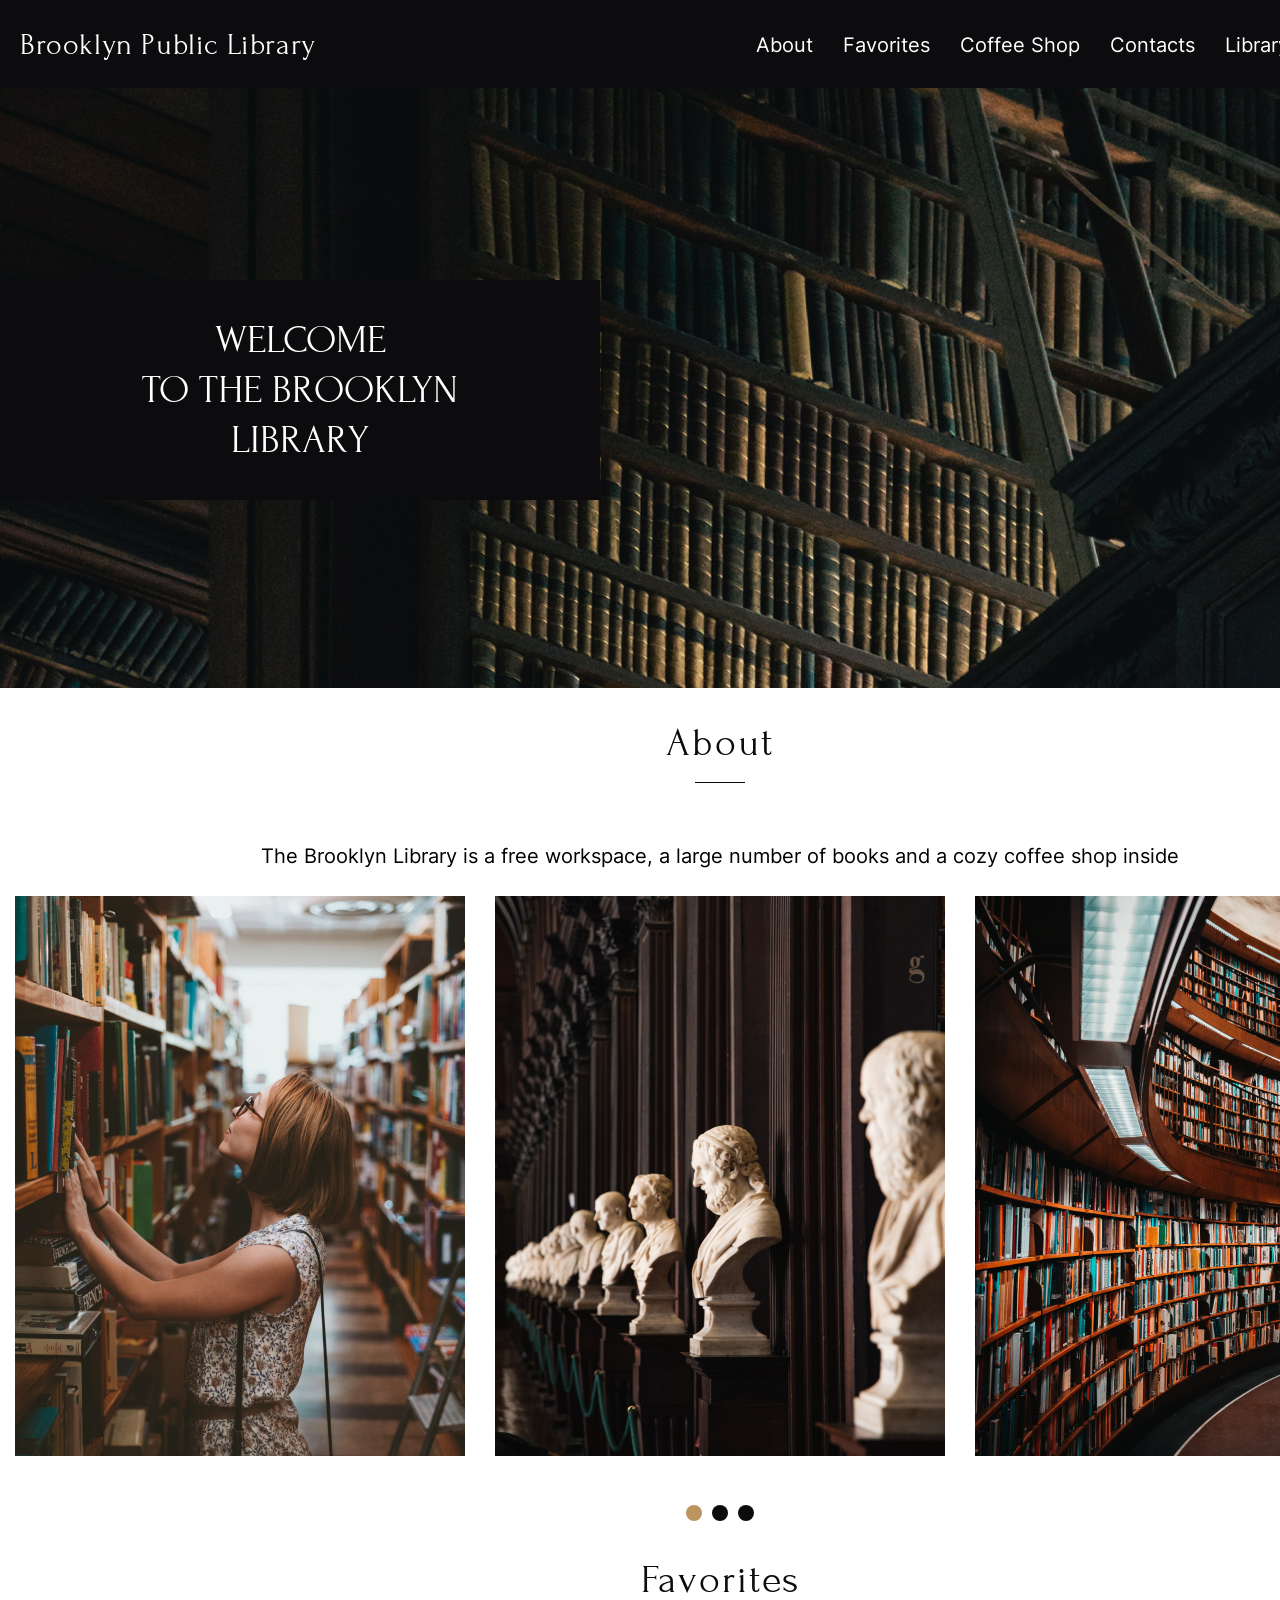
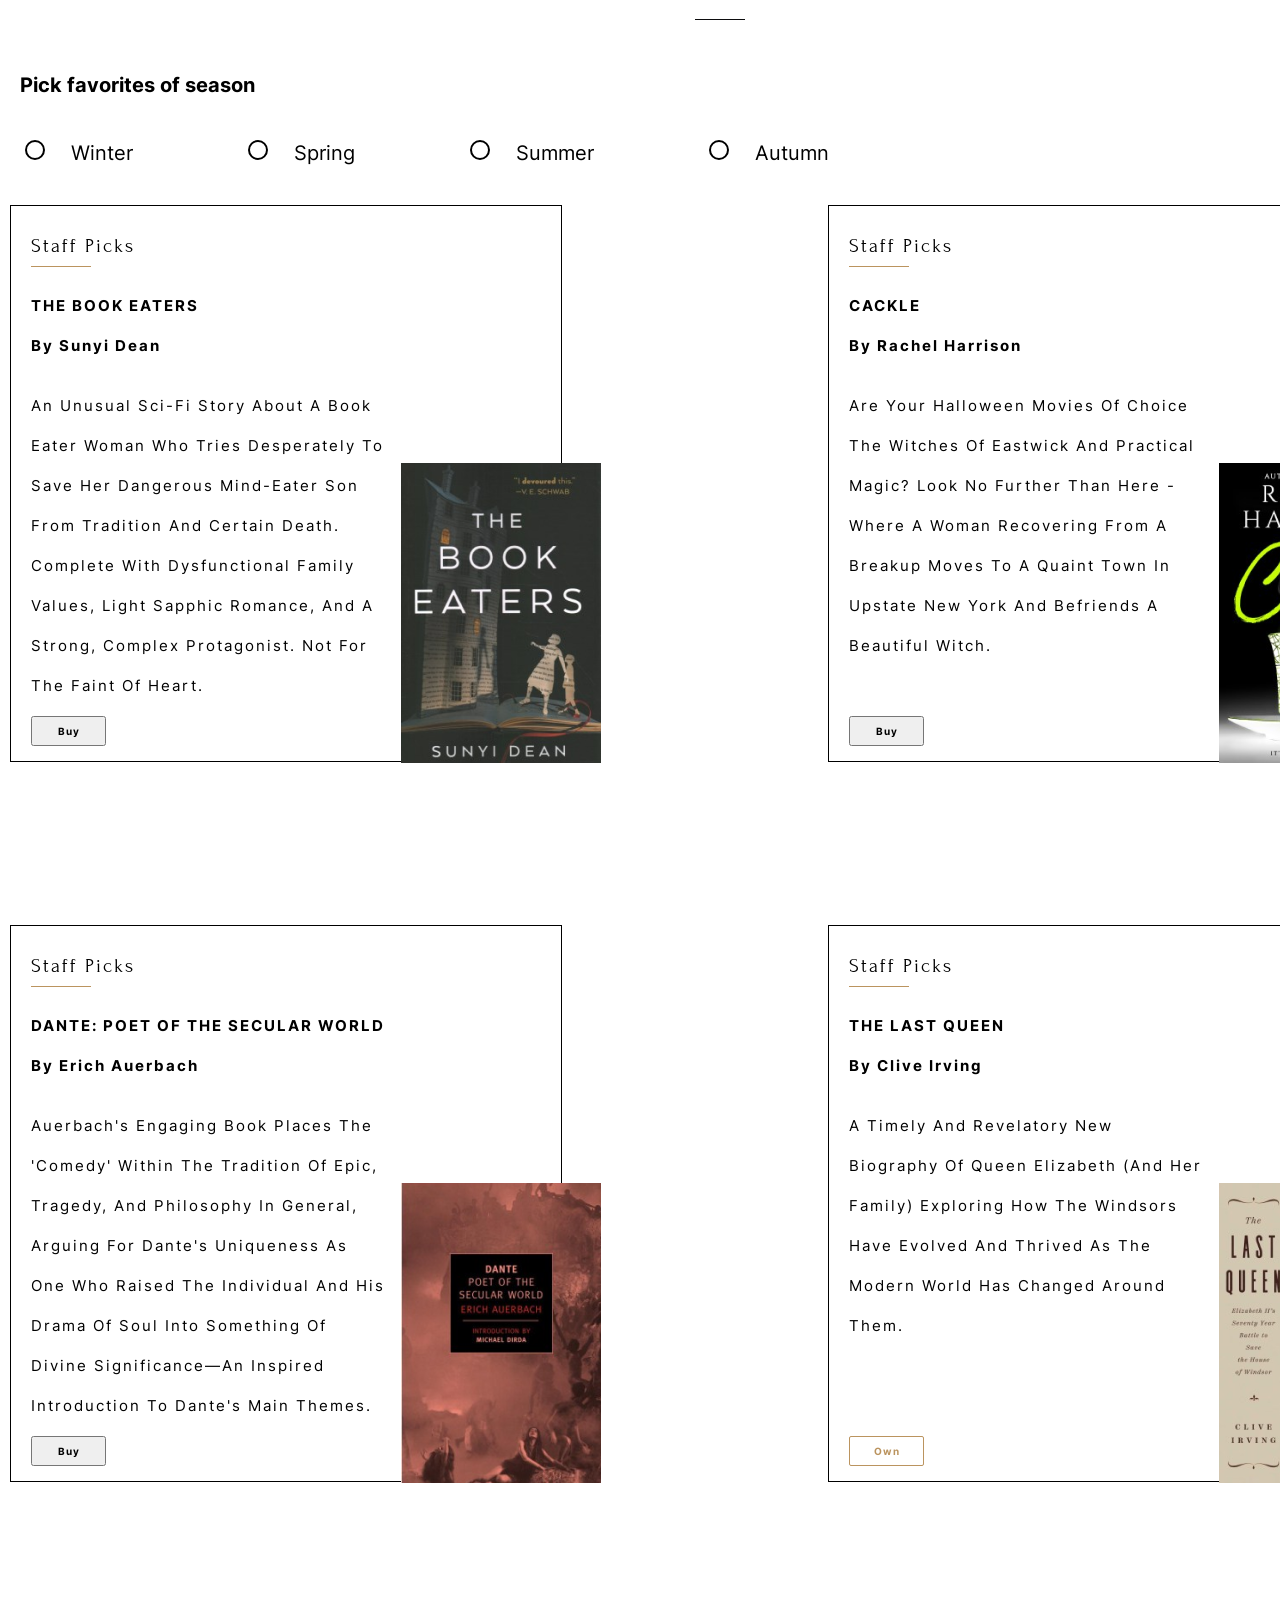
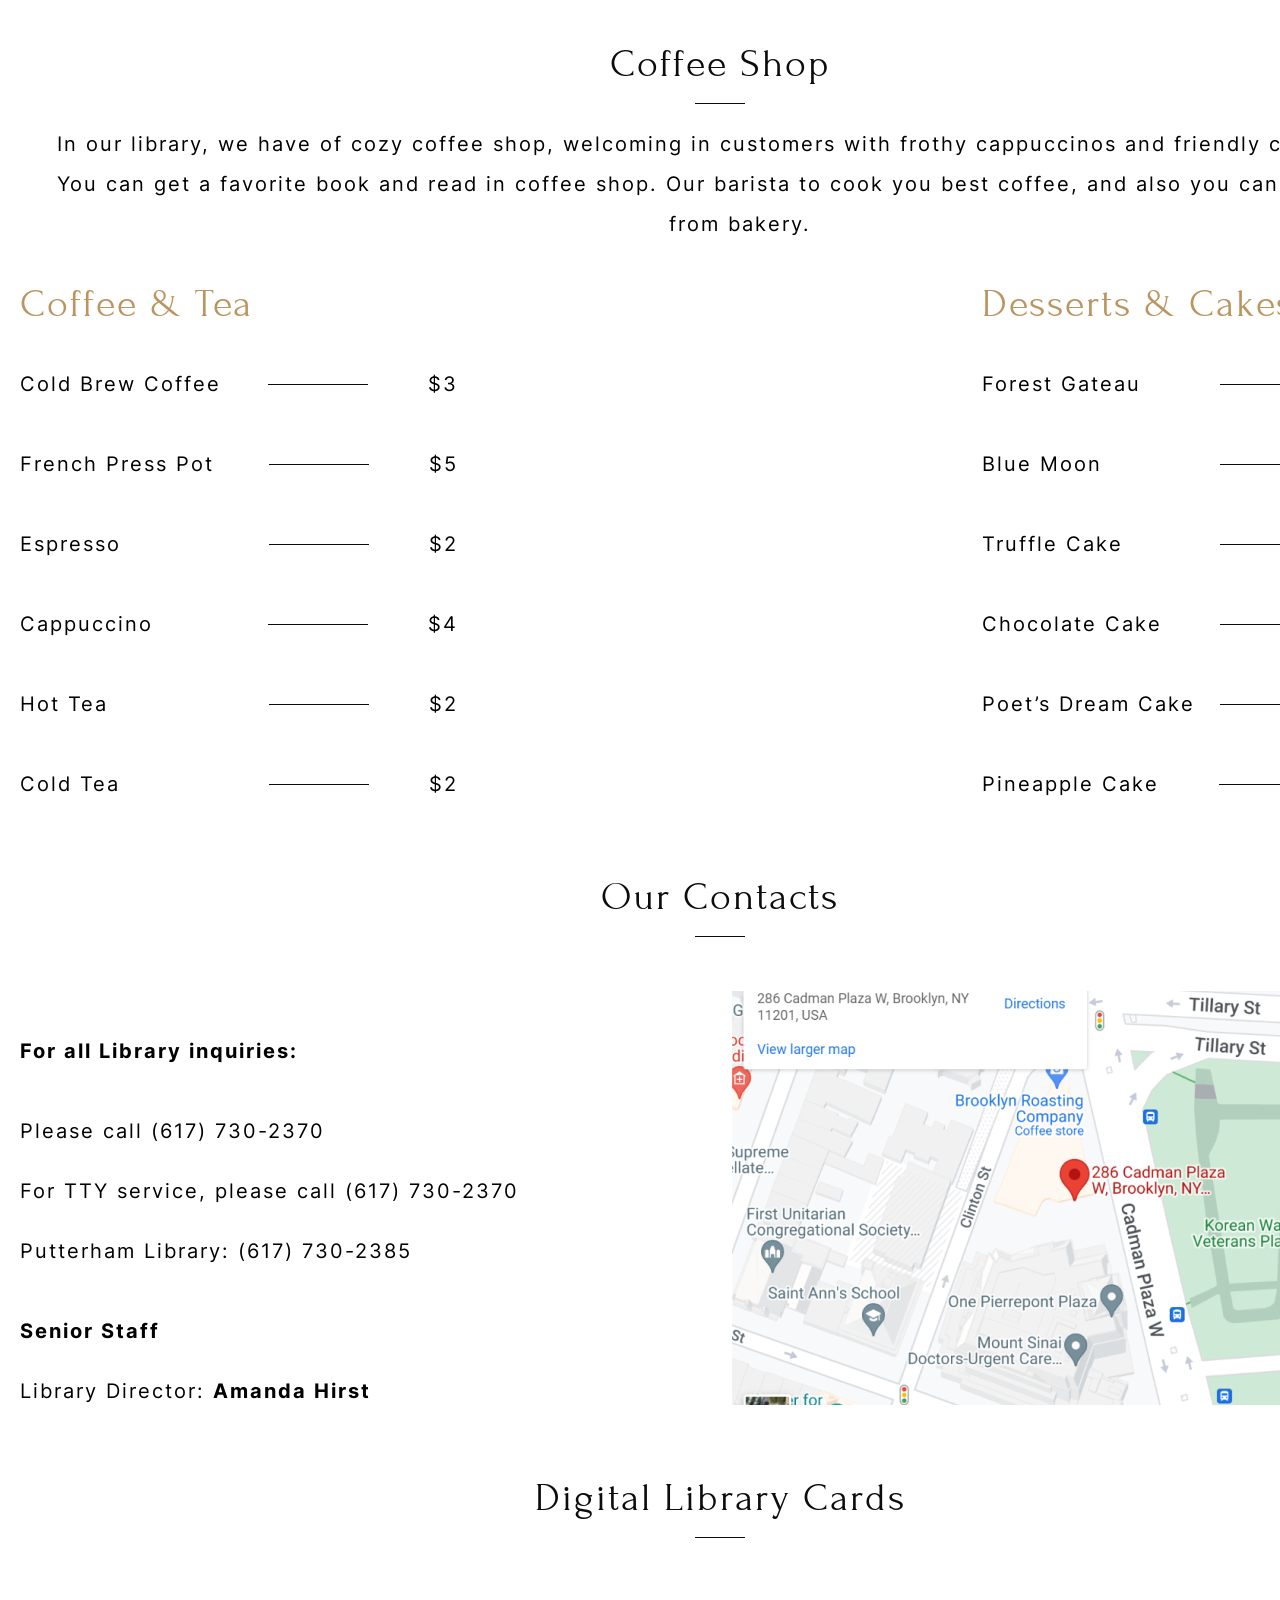
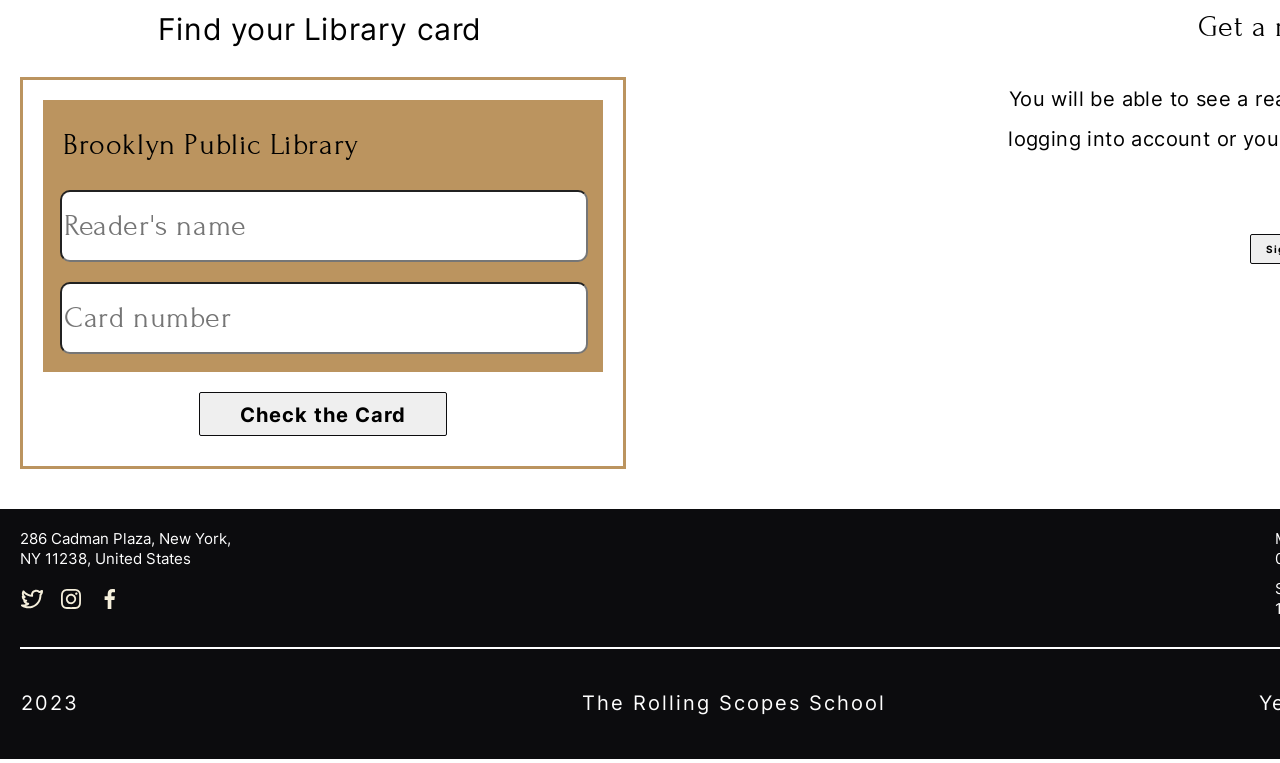
<file: index.html>
<!DOCTYPE html>
<html lang="en">
<head>
    <meta charset="UTF-8">
    <meta name="viewport" content="width=device-width, initial-scale=1.0">
    <title>Library</title>
    <link rel="stylesheet" href="style.css">
    <link rel="icon" type="image/x-icon" href="assets/favicon/favicon.ico">
</head>
<body>
    <div class="page_wrapper">
    <header class="header">
                <div class="container">
                <div class="wrapper_headline_nav-list">
                <section class="section" id="library-headline"><h1>Brooklyn Public Library</h1></section>
                <nav class="nav">
                    <ul class="nav-list">
                    <li class="nav-item"><a href="#about-headline" class="nav-link">About</a></li>
                    <li class="nav-item"><a href="#favorites-headline" class="nav-link">Favorites</a></li>
                    <li class="nav-item"><a href="#coffee-headline" class="nav-link">Coffee Shop</a></li>
                    <li class="nav-item"><a href="#our_contacts" class="nav-link">Contacts</a></li>
                    <li class="nav-item"><a href="#library_digit-headline" class="nav-link">Library Card</a></li>
                </ul>
            </nav>
                </div>
                <div class="wrapper_icon">
                    <div class="icon_profile"><img src="./assets/icon_profile.png" alt="Profile Icon"></div>
                </div>
                <div class="burger-icon">
                    <img src="./assets/mobile/burger_mobile.png" alt="Burger Menu">
                </div>
            </div>
    </header>
    <main class="main">
        <div class ="wrapper_welcome">
            <div class="welcome_img"><img src="./assets/Welcome_sec.png" alt="Library"></div>
            <div class ="background_container">
                <p class="section" id="welcome-headline">Welcome<br> to the Brooklyn<br> Library</p>
            </div>
           </div>
           <div class ="about_welcome">
           <section class="section_title" id="about-headline"><h2>About</h2></section>
           </div>
           <div class="about-text">The Brooklyn Library is a free workspace, a large number of books and a cozy coffee shop inside</div>
           <div class="about_images_wrapper">
            <div class="arrow_left-mobile"><img src="./assets/mobile/Carret_Left.png" alt="Arrow_Left"></div>
            <div class="icon_profile"><img src="./assets/image1_about.png" alt="Girl in Library"></div>
            <div class="arrow_rigth-mobile"><img src="./assets/mobile/Carret_Right.png" alt="Arrow_Rigth"></div>
            <div class="icon_profile"><img src="./assets/image2_about.png" alt="Profile Icon"></div>
            <div class="icon_profile"><img src="./assets/image3_about.png" alt="Profile Icon"></div>
           </div>
           <a class="wrapper_pagination">
            <div class="square_click-zone">
            <div class="slide_pagination-active"></div>
        </div>
        <div class="square_click-zone">
            <div class="slide_pagination"></div>
        </div>
        <div class="square_click-zone">
            <div class="slide_pagination"></div>
        </div>
        <div class="square_click-zone-mobile">
            <div class="slide_pagination"></div>
        </div>
        <div class="square_click-zone-mobile">
            <div class="slide_pagination"></div>
        </div>
           </a>
           <div class ="favorites_wrapper">
            <section class="section_title" id="favorites-headline"><h2>Favorites</h2></section>
            </div>
            <div class ="season_change">
                <div class="select_text">Pick favorites of season</div>
            </div>
            <div class="radio-buttons">
                <label class="radio-button">
                  <input class="radio-button__input" type="radio" name="season">
                  <span class="radio-button__label">Winter</span>
                </label>
              
                <label class="radio-button">
                  <input class="radio-button__input" type="radio" name="season">
                  <span class="radio-button__label">Spring</span>
                </label>
              
                <label class="radio-button">
                    <input class="radio-button__input" type="radio" name="season">
                    <span class="radio-button__label">Summer</span>
                  </label>
            
                  <label class="radio-button">
                    <input class="radio-button__input" type="radio" name="season">
                    <span class="radio-button__label">Autumn</span>
                  </label>
            </div>
            <div class="books_container">
                <div class="books" id="first_book">
                    <div class="card_headline">Staff Picks</div>
                    <div class="book_author">
                        <span class="book_name">The Book Eaters<br></span>
                        <span class="book_author-text">By Sunyi Dean</span>
                    </div>
                    <div class=text-wrapper>
                        <div class="book_description">An unusual sci-fi story about a book eater woman who tries desperately to save her dangerous mind-eater son from tradition and certain death. Complete with dysfunctional family values, light Sapphic romance, and a strong, complex protagonist. Not for the faint of heart.</div>
                    </div>
                    <button class="buy-book_button">Buy</button>
                    <div class=book id="first_book-image"><img src="./assets/book_1.png" alt="The Book Eaters"></div>
            </div>
            
            <div class ="books" id="second_book">
                <div class="card_headline">Staff Picks</div>
                <div class="book_author">
                    <span class="book_name">Cackle<br></span>
                    <span class="book_author-text"> By Rachel Harrison</span>
                </div>
                <div class=text-wrapper>
                    <div class="book_description">Are your Halloween movies of choice The Witches of Eastwick and Practical Magic? Look no further than here - where a woman recovering from a breakup moves to a quaint town in upstate New York and befriends a beautiful witch.</div>
                </div>
                <button class="buy-book_button">Buy</button>
                <div class=book id="second_book-image"><img src="./assets/book_2.png" alt="Cackle"></div>
        </div>
        <div class ="books" id="third_book">
            <div class="card_headline">Staff Picks</div>
            <div class="book_author">
                <span class="book_name">Dante: Poet of the Secular World<br></span>
                <span class="book_author-text">By Erich Auerbach</span>
            </div>
            <div class=text-wrapper>
                <div class="book_description">Auerbach's engaging book places the 'Comedy' within the tradition of epic, tragedy, and philosophy in general, arguing for Dante's uniqueness as one who raised the individual and his drama of soul into something of divine significance—an inspired introduction to Dante's main themes.</div>
            </div>
            <button class="buy-book_button">Buy</button>
            <div class=book id="third_book-image"><img src="./assets/book_3.png" alt="Dante: Poet of the Secular World"></div>
    </div>
    <div class ="books" id="fourth_book">
        <div class="card_headline">Staff Picks</div>
        <div class="book_author">
            <span class="book_name">The Last Queen<br></span>
            <span class="book_author-text">By Clive Irving</span>
        </div>
        <div class=text-wrapper>
            <div class="book_description">A timely and revelatory new biography of Queen Elizabeth (and her family) exploring how the Windsors have evolved and thrived as the modern world has changed around them.</div>
        </div>
        <button class="buy-book_button-own" disabled>Own</button>
        <div class=book id="fourth_book-image"><img src="./assets/book_4.png" alt="The Last Queen"></div>
    </div>
            </div>

    
            <div class ="coffee_container">
                <section class="section_title" id="coffee-headline"><h2>Coffee Shop</h2></section>
            <div class=coffee-text-wrapper>
                <div class="coffee-text">
                    <p>In our library, we have of cozy coffee shop, welcoming in customers with frothy cappuccinos and friendly conversation.
                    <br>You can get a favorite book and read in coffee shop. Our barista to cook you best coffee, and also you can try desserts 
                      <br>from bakery.</p>
                </div>
            </div>
            <div class="coffee-menus-wrapper">
                <nav class="coffee_menu" id="coffee-and-tea">
                    <ul class="nav-menu-coffee">
                        <li class="nav-list-headline">Coffee & Tea</li>
                        <li class="nav-item-coffee">
                            <span class="coffee-name">Cold Brew Coffee</span>
                            <div class="dollar_sign">$</div>
                            <span class="coffee-price">3</span>
                        </li>
                    <li class="nav-item-coffee">
                        <span class="coffee-name">French Press Pot</span>
                        <div class="dollar_sign">$</div>
                        <span class="cofee-price">5</span>
                    </li>
                    <li class="nav-item-coffee">
                        <span class="coffee-name">Espresso</span>
                        <div class="dollar_sign">$</div>
                        <span class="cofee-price">2</span>
                    </li>
                    <li class="nav-item-coffee">
                        <span class="coffee-name">Cappuccino</span>
                        <div class="dollar_sign">$</div>
                        <span class="cofee-price">4</span>
                    </li>
                    <li class="nav-item-coffee">
                        <span class="coffee-name">Hot tea</span>
                        <div class="dollar_sign">$</div>
                        <span class="cofee-price">2</span>
                    <li class="nav-item-coffee">
                        <span class="coffee-name">Cold tea</span>
                        <div class="dollar_sign">$</div>
                        <span class="cofee-price">2</span>
                    </li>
                </ul>
            </nav>
            <nav class="coffee_menu" id="deserts-and-cakes">
                <ul class="nav-menu-deserts">
                <li class="nav-list-headline">Desserts & Cakes</li>
                <li class="nav-item-coffee">
                    <span class="coffee-name">Forest Gateau</span>
                    <div class="dollar_sign">$</div>
                    <span class="cofee-price">16</span>
                </li>
                <li class="nav-item-coffee">
                    <span class="coffee-name">Blue Moon</span>
                    <div class="dollar_sign">$</div>
                    <span class="cofee-price">16</span>
                </li>
                <li class="nav-item-coffee">
                    <span class="coffee-name">Truffle Cake</span>
                    <div class="dollar_sign">$</div>
                    <span class="cofee-price">15</span>
                </li>
                <li class="nav-item-coffee">
                    <span class="coffee-name">Chocolate Cake</span>
                    <div class="dollar_sign">$</div>
                    <span class="cofee-price">18</span>
                </li>
                <li class="nav-item-coffee">
                    <span class="coffee-name">Poet’s Dream Cake</span>
                    <div class="dollar_sign">$</div>
                    <span class="cofee-price">16</span>
                <li class="nav-item-coffee">
                    <span class="coffee-name">Pineapple Cake</span>
                    <div class="dollar_sign">$</div>
                    <span class="cofee-price">14</span>
                </li>
            </ul>
        </nav>
        </div>
            </div>
            <div class ="our_contacts-headline-wrapper">
                <section class="section_title" id="our_contacts"><h2>Our Contacts</h2></section>
                </div>
            <div class="our_contacts-content-wrapper">
                <div class="contacts-data">
                    <div class="contacts-data-headline">For all Library inquiries:</div>
                    <div class="our_tel" id="first_tel"><span>Please call </span><a href="tel:617&nbsp;730-2370">(617)&nbsp;730-2370</a></div>
                    <div class="our_tel" id="second_tel"><span>For TTY service, please call </span><a href="tel:(617)&nbsp;730-2370">(617) 730-2370</a></div>
                    <div class="our_tel" id="third_tel"><span>Putterham Library: </span><a href="tel:(617)&nbsp;730-2385">(617)&nbsp;730-2385</a></div>
                    <div class="seniority">Senior Staff</div>
                    <div class="our_mail"><span class="profession">Library Director: </span><a href="mailto:AmandaHirst@gmail.com">Amanda Hirst</a></div>
                </div>
                <div class="contact_map"><img src="./assets//Contacts_Map.png" alt="Map"></div>
            </div>
            
            <div class ="library_digit-headline-wrapper">
                <section class="section_title" id="library_digit-headline"><h2>Digital Library Cards</h2></section>
                </div>
               
                <div class="library_digit_container">
                    <div class="left-part-container">
                    <div class="headline_digit_lib-wrapper">
                        
                        <span class="headline_digit_lib">Find your Library card</span>

                    </div>

                    <form class="library_digit_form">
                        
                        <div class="form_wrapper">
                        <span class="form_headline">Brooklyn Public Library</span>
                      <label>
                        <input type="text" name="reader-name" placeholder="Reader's name" pattern="[A-Za-zА-Яа-я0-9\-]*">
                      </label>
                  
                      <label>
                        <input type="text" name="card-number" placeholder="Card number" pattern="[A-Za-zА-Яа-я0-9\-]*"> 
                      </label>
                    </div>
                      <button type="submit" id="checkButton">Check the Card</button>
                    </form>
                </div>
                <div class="right-part-container">
                    <div class=reader_card>
                        <div class="text-panel" id="first_text-reader-card">
                          <p>Get a reader card</p>
                        </div>

                        <div class="text-panel" id="second_text-reader-card">
                         <p>You will be able to see a reader card after logging into account or you can register a new account</p>
                        </div>

                        <div class="reg_and_sign_buttons">
                          <button class="left-menu_button" id="sign_up">Sign Up</button>
                          <button class="left-menu_button" id="log_in">Log In</button>
                        </div>
                      
                      </div>
                  </div>
        </div>
    </main>

<footer class="footer_container">
    <div class="top-content_footer">
        <div class=top-content-right-container>
            <div class="address_footer">286 Cadman Plaza, New York, <br> NY 11238, United States</div>
            <ul class="footer_social-icons">
                <li><a href="https://twitter.com/"><img src="./assets/icons/Twitter(Footer).svg" alt="Twitter-logo"></a></li>
                <li><a href="https://www.instagram.com/"><img src="./assets/icons/Instagram(Footer).svg" alt="Instagram-logo"></a></li>
                <li><a href="https://www.facebook.com/"><img src="./assets/icons/Facebook(Footer).svg" alt="Facebook-logo"></a></li>
            </ul>
        </div>
        <div class="top-content-left-container">
            <div class="schedule" id="working-days-schedule">Mon - Fri<br>
                08:00 am - 07:00 pm</div>
            <div class="schedule" id="weekend-days-schedule">Sat - Sun<br>
                10:00 am - 06:00 pm</div>
        </div>
    </div>
    <div class="low-content_footer">
        <div class="year-of-creation">2023</div>
        <div class="course-link"><a href="https://rs.school/js-stage0/">The Rolling Scopes School</a></div>
        <div class="github-link"><a href="https://github.com/YehorTelehaQA?tab=repositories">YehorTelehaQA</a></div>
    </div>
</footer>
</div>
<script>
    console.log("Баллы за работу: 96")
</script>
</body>
</html>
</file>
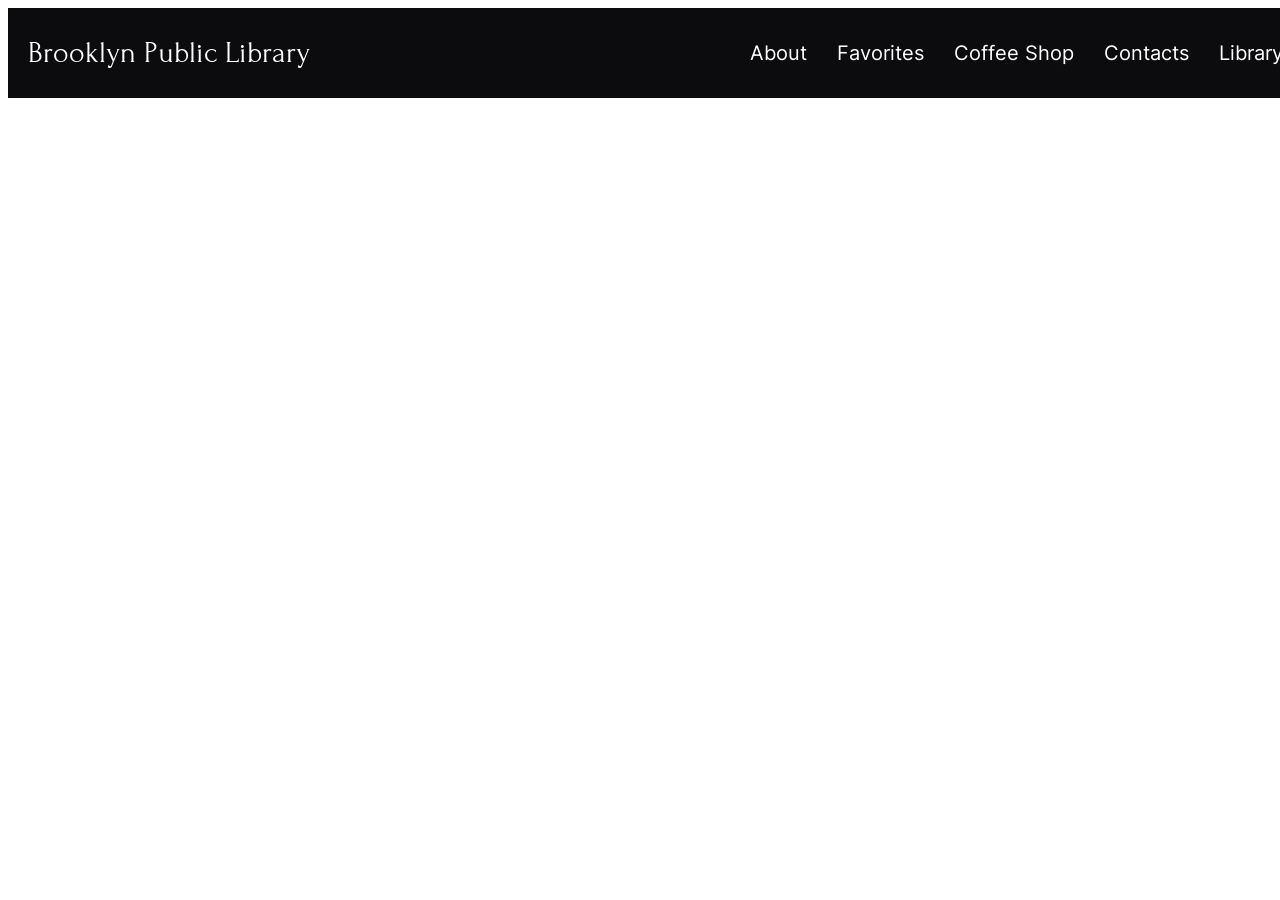
<file: library/index.html>
<!DOCTYPE html>
<html lang="en">
<head>
    <meta charset="UTF-8">
    <meta name="viewport" content="width=device-width, initial-scale=1.0">
    <title>Document</title>
    <link rel="stylesheet" href="style.css">
</head>
<body>

    <header class="header">
            <div class="container">
                <div class="wrapper_headline_nav-list">
                <section class="section" id="library-headline"><h1>Brooklyn Public Library</h1></section>
                <nav class="nav">
                    <ul class="nav-list">
                    <li class="nav-item"><a href="#about" class="nav-link">About</a></li>
                    <li class="nav-item"><a href="#favorites" class="nav-link">Favorites</a></li>
                    <li class="nav-item"><a href="#coffee-shop" class="nav-link">Coffee Shop</a></li>
                    <li class="nav-item"><a href="#contacts" class="nav-link">Contacts</a></li>
                    <li class="nav-item"><a href="#library-card" class="nav-link">Library Card</a></li>
                </ul>
            </nav>
                </div>
                <div class="wrapper_icon">
                    <section class="icon_profile"><img src="./assets/icon_profile.png" alt="Profile Icon"></section>
                </div>
            
        </div>
    </header>
</body>
</html>
</file>
<file: style.css>
@font-face {
    font-family: Forum;
     src: url("assets/fonts/Forum-Regular.ttf");
   }
   @font-face {
    font-family: Inter;
     src: url("assets/fonts/Inter-VariableFont_slnt,wght.ttf");
   }

   
   .html {
    scroll-behavior: smooth; 
  }
  body
  {
    padding: 0;
    margin: 0;
  }

   .container {
    width: 1440px;
    height: 90px;
    margin: 0 auto;
    display: flex;
    justify-content: space-between;
  }
  .burger-icon
  {
    display: none;
  }
 
  .page_wrapper
  {
      max-width: 1440px;
      margin: 0 auto;
  }
  

  .header
  {
    width: 1440px;
    height: 90px;
  }
  
 
  .wrapper_headline_nav-list
  {
    display: flex;
    align-items: center;
    margin-left: 20px;
    gap: 400px;
    margin-left:20px;
    margin-right: 40px;
  }
  
  .header
  {
    background-color: #0C0C0E;

  }
  
.wrapper_icon {
    display: flex;
    align-items: center;
    margin-right: 20px;
    cursor: pointer;
  }
  
  
  .nav-list
  {
      display:flex;
      flex-direction: row;
      justify-content: center;
      align-items: center;
      list-style: none;
  }

  .nav-list li {
      margin-right: 30px;
    }
    .nav-list li:last-child {
        margin-right: 0px;
      }
    
  .nav-list a
  {
      text-decoration: none;
  }
  .nav-list a:hover
  {
    cursor: pointer;
    text-decoration: none;
    color: #BB945F;
  }

  h1
  {
    font-family: "Forum";
    font-size: 30px;
    font-weight: 400;
    line-height: 50px;
    letter-spacing: 0.02em;
    text-align: left;
    color: #FFFFFF;
  }
  .nav-list a
  {
    font-family: "Inter";
    font-size: 20px;
    font-weight: 400;
    line-height: 50px;
    color: #FFFFFF;
  }
  
  .wrapper_welcome
  {
    
    width: 1440px;
    height: 600px;
    display: flex;
    justify-content: flex-start;
    align-items: center;
    
  }
  .background_container
  {
    position: absolute;
    width: 600px;
    height: 220px;
    background-color: #0C0C0E;
    z-index: 1;
    display: flex;
    justify-content: center;
    align-items: center;
  }
  .welcome_img {
    position: relative;
    z-index: 0;
  }
  
  #welcome-headline {
    position: relative;
    z-index: 2;
    color: #FFFFFF;
    font-family: "Forum";
    font-size: 40px;
    font-weight: 400;
    line-height: 50px;
    text-transform: uppercase;
    text-align: center;
  }
  .about_welcome
  {
    width: 1440px;
    display:flex;
    justify-content: center;
  }
  
  h2
  {
    font-family: Forum;
    font-size: 40px;
    font-weight: 400;
    line-height: 40px;
    letter-spacing: 2px;
    color: #0C0C0E;
    position: relative;
  }
  h2:after {
    content: "";
    position: absolute;
    bottom: -20px;
    width: 50px; 
    height: 1px;
    background-color: #0C0C0E;
    left: 50%;
    transform: translateX(-50%);
    
  }
  .about-text
  {
    width: 1440px;
    margin-top: 40px;
    text-align: center;
    font-family: "Inter";
    font-size: 20px;
    font-weight: 400;
    line-height: 40px;
    color:#000000;
    margin-bottom: 20px;
  }
  .about_images_wrapper
  {
    width: 1440px;
    display: flex;
    justify-content: space-around;
  }
  
  .slide_pagination
  {
    content: "";
    width: 16px;
    height: 16px;
    border-radius: 50px;
    background-color:#0C0C0E;
    margin-right: 10px;
    cursor: pointer;
    
  }
  .slide_pagination-active
  {
    background: #BB945F;
    content: "";
    width: 16px;
    height: 16px;
    border-radius: 50px;
    
  }
  .square_click-zone-mobile 
  {
    display: none;
  }

  .square_click-zone {
    width: 26px;
    height: 26px;
    cursor: pointer;
    position: relative;
    display: flex;
    justify-content: center;
    align-items: center;
  }
  .slide_pagination:last-child {
    margin-right: 0; 
  }
  .wrapper_pagination
  {
    width: 1440px;
    display: flex;
    justify-content: center;
    margin-top: 40px;
  }
  .arrow_left-mobile,
.arrow_rigth-mobile {
  display: none;
}
  .favorites_wrapper
  {
    width: 1440px;
    display:flex;
    justify-content: center;
  }
  .select_text
  {
    font-family: "Inter";
    font-size: 20px;
    font-weight: 700;
    line-height: 24.2px;
    color: #000000;
  }
  .season_change
  {
    width: 1440px;
    margin-top: 40px;
    margin-left: 20px;
    margin-bottom: 40px;
  }
  label.radio-button
  {
    font-family: "Inter";
    font-size: 20px;
    font-weight: 400;
    line-height: 24.2px;
    color: #000000;
    margin-right: 90px ;
    margin-left:20px
  }
  label.radio-button:last-child {
    margin-right: 0; 
  }
  
  .radio-buttons {
    display: flex;
    align-items: center;
    margin-right: 20px;
    cursor: pointer;
    font-family: Inter;
    font-size: 20px;
    font-weight: 400;
    line-height: 24px;
    letter-spacing: 0em;

  }
  input[type="radio"] {
    appearance: none;
    -webkit-appearance: none;
    -moz-appearance: none;
  }

  input[type="radio"]:checked + .radio-button__label:checked{
    font-weight: 700;
  }
  
  .radio-button__input {
    display: inline-block;
    width: 20px;
    height: 20px;
    border: 2px solid #000000;
    position: relative;
    border-radius: 50%;
    margin-right: 20px;
  }
  
  .radio-button__input::before {
  content: "";
  position: absolute;
  display: inline-block;
  width: 8px;
  height: 8px;
  background-color: #000000;
  top: 50%;
  left: 50%;
  transform: translate(-50%, -50%);
  border-radius: 50%;
  opacity: 0;
  transition: 0.2s;
  }
  
  .radio-button__input:checked::before {
    opacity: 1;
    
  }
  .radio-button:has(.radio-button__input:checked)  {
    font-weight: 700;
}

  .books_container {
    display: flex;
    justify-content: space-between; 
    align-items: flex-start;
    flex-wrap: wrap;
    margin-right: 20px;
    width: 1440px;
    height: 1439px;
    
  }
  
  .books_container > * {
    width: calc(50% - 130px);  
    margin: 10px 60px 10px 10px;
  }
  .books
  {
    width: 550px;
    height: 555px;
    border: 1px solid #000000;
    display: flex;
    flex-direction: column;
    align-items: flex-start;
    margin-top: 40px; 
    position: relative;
    gap:20px;
    z-index: 1;
  }
 
 

  
  
  .card_headline
  {
    display: flex;
    font-family: Forum;
    font-size: 20px;
    font-weight: 400;
    line-height: 40px;
    letter-spacing: 2px;
    color:#000000;
    margin: 0px;
    padding: 0px;
    margin-top: 20px;
    position: relative;
    text-transform: capitalize;
    margin-left: 20px;
  }

  .card_headline::before {
    content: "";
    position: absolute;
    width: 60px;
    height: 1px;
    background-color:#BB945F;
    top: 100%; 
    left: 0;
  }
  .book_name
  {
    font-family: Inter;
    font-size: 15px;
    font-weight: 700;
    line-height: 40px;
    letter-spacing: 2px;
    color:#000000;
    margin: 0px;
    padding: 0px;
    text-transform: uppercase;
  }
  .book_author
  {
    font-family: Inter;
    font-size: 15px;
    font-weight: 700;
    line-height: 40px;
    letter-spacing: 2px;
    color:#000000;
    margin: 0px;
    padding: 0px;
    text-transform: capitalize;
    margin-left: 20px;
  }
  .book_description
  {
    font-family: Inter;
    font-size: 15px;
    font-weight: 400;
    line-height: 40px;
    letter-spacing: 2px;
    font-style: normal;
    color:#000000;
    margin: 0px;
    padding: 0px;
    text-transform: capitalize;
    width: 65%;
    margin-left: 20px;
  }
  .buy-book_button
  {
    font-family: Inter;
    font-size: 10px;
    font-weight: 700;
    line-height: 12px;
    letter-spacing: 1px;
    text-align: center;
    width: 75px;
    height: 30px;
    cursor: pointer;
    margin: 0px;
    padding: 0px;
    margin-bottom: min(15px);
    position: absolute;
    bottom: 0;
    transition: background 0.4s;
    margin-left: 20px;
  }
  .buy-book_button-own {
    position: absolute;
    bottom: 15px;
    color: #BB945F;
    border: 1px solid #BB945F;
    border-radius: 2px;
    background: #FFFFFF;
    font-family: Inter;
    font-size: 10px;
    font-weight: 700;
    line-height: 12px;
    letter-spacing: 1px;
    text-align: center;
    width: 75px;
    height: 30px;
    margin: 0px;
    padding: 0px;
    margin-bottom: min(15px);
    position: absolute;
    bottom: 0;
    transition: background 0.4s;
    margin-left: 20px;
}
  .buy-book_button:hover
{
  border: 1px solid #BB945F;
  background: #BB945F;
}


  .book
  {
    align-self: flex-end;
    position: absolute;
    right: -40px;
    bottom:-6px;
    flex: 1 0 auto;
  }
  .coffee_container
  {
    margin-top: 40px;
    width: 1440px;
  }
  #coffee-headline
  {
    text-align: center;
  }
  
  .coffee-text-wrapper
  {
    
    color: #000000;
    text-align: center;
    font-family: Inter;
    font-size: 20px;
    font-style: normal;
    font-weight: 400;
    line-height: 40px;
    letter-spacing: 2px;
    width: 1440px;
    margin-bottom: 40px;
    margin-right: 20px;
    margin-left: 20px;
    margin-top: 40px;
    text-align: center
  }
  .coffee-menus-wrapper
  {
    display: flex;
    width: 1440px;
    color: #000000;
    justify-content: space-between;
    margin-bottom: 40px;
    margin-left: 20px;
    
  }

  .coffee_menu
  {
    display: flex;
    width: 438px;
    height: 520px
  }
  .nav-menu-coffee
  {
    margin: 0;
    padding: 0;
    width: 100%;
    list-style-type: none;
  }
  .nav-menu-deserts
  {
    margin: 0;
    padding: 0;
    width: 100%;
    transform: translateX(-40px);
    list-style-type: none;
  }

  .nav-list-headline
  {
    color: #BB945F;
    font-family: Forum;
    font-size: 40px;
    font-style: normal;
    font-weight: 400;
    line-height: 40px;
    letter-spacing: 2px;
    text-transform: capitalize;
  }
  
  .nav-item-coffee 
  {
    color: #000000;
    font-family: Inter;
    font-size: 20px;
    font-style: normal;
    font-weight: 400;
    line-height: 40px;
    letter-spacing: 2px;
    text-transform: capitalize;
    list-style: none;
    display: flex;
    align-items: center;
    margin-top: 40px;
  }
  .coffee-name
  {
    flex-grow: 1;
  }
    .dollar_sign{
    display: flex;
    align-items: center;
    justify-content: center;
    }
  .dollar_sign::before {
    content: "";
    display: inline-block;
    height: 1px;
    background-color: #0C0C0E;
    margin-right: 60px;
    width: 100px;
    flex-grow: 1;
  }

  .nav-item-coffee li {
    margin-bottom: 40px;
  }
  .our_contacts-headline-wrapper
  {
    width: 1440px;
    display: flex;
    align-items: center;
    justify-content: center;
  }
  .our_contacts-content-wrapper
  {
    width: 1440px;
    height: 414px;
    display: flex;
    flex-direction: row;
    gap: 200px;
    margin-top: 40px;
    margin-bottom: 40px;
    margin-left: 20px;
    
  }
  .contacts-data-headline
  {
    font-family: Inter;
    font-size: 20px;
    font-weight: 700;
    line-height: 40px;
    letter-spacing: 2px;
    margin-bottom: 40px;

  }
  .our_tel
  {
    font-family: Inter;
    font-size: 20px;
    font-weight: 400;
    line-height: 40px;
    letter-spacing: 2px;
    margin-bottom: 20px;
  }
  .our_tel a
  {
  color: inherit;
  text-decoration: none;
  }
  #third_tel {
    margin-bottom:40px
  }
  
  .seniority
  {
    font-family: Inter;
    font-size: 20px;
    font-weight: 700;
    line-height: 40px;
    letter-spacing: 2px;
    margin-bottom: 20px;
  }
  .our_mail
  {
font-family: Inter;
font-size: 20px;
font-weight: 400;
line-height: 40px;
letter-spacing: 2px;
margin-bottom: 34px;
  }
  .our_mail a
  {
    font-family: Inter;
    font-size: 20px;
    font-weight: 700;
    line-height: 40px;
    letter-spacing: 2px;
    color: inherit;
    text-decoration: none;
  }
.our_mail a, 
.our_tel a {
  position: relative;
  transition: .2s ease;
}

.our_mail a:hover,
.our_tel a:hover {
  transform: scale(1.1); 
}

.our_mail a:hover::after,
.our_tel a:hover::after {
  content: '';
  position: absolute;
  left: 0;
  right: 0;
  bottom: -2px;
  height: 2px;
  background-color: #1da1f2;
}
.contacts-data
{
width: 503px;
height: 380px;
margin-top: 40px;
margin-bottom: 34px;
}
.contact_map
{
  margin-right: 20px;
}
.library_digit_container
{
  width:1440px;
  margin-top: 20px;
  display: flex;
  flex-direction: row;
  justify-content: space-between;
}
.library_digit-headline-wrapper
{
  width: 1440px;
  display: flex;
  justify-content: center;
}
.library_digit_form
{
  width: 600px;
  height: 386px;
  border: 3px;
  margin-top: 20px;
  display: flex;
  flex-direction: column;
  align-items: center;
  border: 3px solid #BB945F
}
input[type="text"]
{
width: 520px;
height: 66px;
top: 110px;
left: 40px;
border-radius: 10px;
color:#FFFFFF;
margin-top: 20px;
margin-left: 20px;
transform: translateX(-3px);
outline: none;
font-family: Forum;
font-size: 30px;
font-weight: 400;
line-height: 50px;
letter-spacing: 0.02em;
color: #8E8E8E;
;
;
}
.form_wrapper
{
width: 560px;
height: 272px;
top: 20px;
left: 20px;
background-color: #BB945F;
margin-top: 20px;
margin-bottom: 20px;
display: flex;
flex-direction: column;
}
.form_headline
{
font-family: Forum;
font-size: 30px;
font-weight: 400;
line-height: 50px;
letter-spacing: 0.02em;
color: #000000;
margin-top: 20px;
margin-left: 20px;
}
.headline_digit_lib
{
  font-family: Inter;
  font-size: 30px;
  font-weight: 400;
  line-height: 36px;
  letter-spacing: 0.02em;
}
.headline_digit_lib-wrapper
{
  width: 600px;
  display: flex;
  justify-content: center;
  margin-bottom: 30px;
  margin-top: 40px;
}
#checkButton {
  display: inline-block;
  height: 44px;
  padding: 10px 40px;
  border-radius: 2px;
  border: 1px solid #0C0C0E;
  cursor: pointer;
  font-family: Inter;
  font-size: 20px;
  font-weight: 700;
  line-height: 24px;
  letter-spacing: 1px;
  text-align: center;
  transition: background 0.4s;
}

#checkButton:hover
{
  border: 1px solid #BB945F;
  background: #BB945F;
}

form
{
  margin: 0;
  padding: 0;
}
label
{
  margin: 0;
  padding: 0;
}


#first_text-reader-card
{
  font-family: Forum;
  font-size: 30px;
  font-weight: 400;
  line-height: 33px;
  letter-spacing: 0.02em;
  text-align: right;
  margin-bottom: 35px;
}
#second_text-reader-card
{
  font-family: Inter;
  font-size: 20px;
  font-weight: 400;
  line-height: 40px;
  letter-spacing: 0.02em;
  text-align: right;
  margin-bottom: 35px;
}
.left-menu_button
{
width:75px;
height:30px;
border-radius: 2px;
border: 1px solid #0C0C0E;
font-family: Inter;
font-size: 10px;
font-weight: 700;
line-height: 12px;
letter-spacing: 1px;
text-align: center;
cursor: pointer;
margin-right: 20px;
transition: background 0.4s;
}
.left-menu_button:hover
{
  border: 1px solid #BB945F;
  background: #BB945F;
}
.left-menu_button:last-child
{
  margin-right: 0px;
}
.reg_and_sign_buttons
{
  display: flex;
  justify-content: flex-end;
}
.right-part-container
{
width: 456px;
height: 253px;
margin-right: 20px;
margin-top: 40px;
}
p
{
  margin: 0;
  padding: 0;
}
.left-part-container
{
  margin-left: 20px;
  margin-bottom: 40px;
}
.footer_container
{
  width: 1440px;
  height: 250px;
  background-color:#0C0C0E;
}
.top-content_footer
{
  width: 1440px;
  height: 120px;
  display:flex;
  justify-content: space-between;
}
.address_footer
{
  font-family: Inter;
font-size: 15px;
font-weight: 400;
line-height: 20px;
letter-spacing: 0em;
color:#FFFFFF;
width: 229px;
height: 40px;
}
.footer_social-icons
{
width: 102px;
height: 24px;
gap: 15px;
display: flex;
flex-direction: row;
margin-top: 18px;
list-style-type: none;
padding: 0;
}
.schedule
{
font-family: Inter;
font-size: 15px;
font-weight: 400;
line-height: 20px;
letter-spacing: 0em;
color: #FFFFFF;
text-align: left;
}
.top-content-right-container
{
  margin-left: 20px;
  margin-top: 20px;
}

.top-content-left-container
{
  margin-right: 20px;
  margin-top: 20px;
}
#weekend-days-schedule
{
  margin-top: 10px;
}


.low-content_footer
{
  width: 1440px;
  display: flex;
  justify-content: space-around;
  
  margin-top: 44px;
  height: 120px;
  align-items: center;
  transform: translateY(-30px);
}
.year-of-creation
{
font-family: Inter;
font-size: 20px;
font-weight: 400;
line-height: 20px;
letter-spacing: 2px;
color: #FFFFFF;
transform: translateX(-130px);

}
.course-link
{
font-family: Inter;
font-size: 20px;
font-weight: 400;
line-height: 20px;
letter-spacing: 2px;
color: #FFFFFF;
cursor: pointer;
transform: translateX(70px);
text-align: center;
}

.course-link a
{
  text-decoration: none;
  color: inherit;
}
.github-link
{
font-family: Inter;
font-size: 20px;
font-weight: 400;
line-height: 20px;
letter-spacing: 2px;
color: #FFFFFF;
cursor: pointer;
text-decoration:none;
transform: translateX(140px);
}
.github-link a
{
  text-decoration: none;
  color: inherit;
}

.top-content_footer::after {
  content: "";
  width: 1400px;
  border: 1px solid #FFFFFF;
  display: flex;
  position: absolute;
  align-self: flex-end;
  margin-left: 20px;
  margin-right: 20px;
  transform: translateY(20px);

}

@media (width: 769px)
{
  
}
@media (max-width: 768px) {
  
  body
  {
    margin: 0;
    padding: 0;
  }
  .page_wrapper
  {
      max-width: 100%;
      margin: 0 auto;
  }
  .header
  {
  width: 768px;
  height: 90px;
  display: flex;
  justify-content: center;
  align-items: center;
  }

  
  .container {
    display: flex;
    margin: 0;
    padding: 0;
    width:728px;
    height: 50px;
    justify-content: initial;
    margin-left: 20px;
    margin-right: 20px;
    margin-top: 20px;
    margin-bottom: 20px;
  }

  .wrapper_headline_nav-list
  {
    margin: 0;
    padding: 0;
    gap:0;
  }
  
  h1 {
    width: 294px;
    height: 50px;
    margin-top: 20px;
    margin-bottom: 20px;
    margin-right: 321px;
  }
  
  .nav-list {
    display: none;
  }
  .burger-icon
  {
    display: flex;
    align-items: center;
  }
  .wrapper_icon {
    margin-right: 40px;
  }
  .wrapper_welcome
  {
    width: 768px;
    height: 600px
  }
  .welcome_img img{
    max-width: 100%;
    height: 600px;
  }
  .about_welcome
  {
    width:100%;
  }
  .about-text
  {
    width: 100%;
  }
 .icon_profile:nth-of-type(4),
 .icon_profile:nth-of-type(5) {
  display: none;
}
.about_images_wrapper {
  width: 100%;
  display: flex;
  justify-content: center;
}
.wrapper_pagination {
  width: 100%;
  display: flex;
  justify-content: center;
  margin-top: 25px;
}
.square_click-zone-mobile
{
  width: 26px;
    height: 26px;
    cursor: pointer;
    position: relative;
    display: flex;
    justify-content: center;
    align-items: center;
}
.arrow_left-mobile
{
  margin-right: 58px;
  display: flex;
  transform: translateY(50%);
}
.arrow_rigth-mobile
{
  margin-left: 58px;
  display: flex;
  transform: translateY(60%);
}
.about_images_wrapper
{
  display: flex;
  align-items: center;
}
.favorites_wrapper {
  width: 100%;
  display: flex;
  justify-content: center;
}
.radio-buttons {
  margin-left: 20px;
}
.books_container {
  display: flex;
  justify-content: center;
  align-items: center;
  flex-wrap: wrap;
  margin-right: 20px;
  width: 100%;
  height: 100%;
}
.coffee-menus-wrapper {
  display: flex;
  width: 100%;
  color: #000000;
  flex-wrap: wrap;
  margin-bottom: 40px;
  margin-left: 20px;
}
.coffee_container
{
  margin-top: 40px;
  width: 100%;
}
.coffee-text-wrapper
{
  width: 100%;
}
.nav-menu-deserts
{
  transform: translateX(0);
  
}
.our_contacts-headline-wrapper {
  width: 100%;
  display: flex;
  align-items: center;
  justify-content: center;
}
.our_contacts-content-wrapper {
  width: 100%;
  height: 100%;
  display: flex;
  flex-direction: row;
  flex-wrap: wrap;
  gap: 100px;
  margin-bottom: 40px;
  margin-left: 20px;
  margin-right: 20px;
}
.contact_map
{
  justify-content: center;
}
.library_digit-headline-wrapper {
  width: 100%;
  display: flex;
  justify-content: center;
}
.library_digit_container {
  width: 100%;
  margin-top: 20px;
  display: flex;
  flex-direction: row;
  flex-wrap: wrap;
  justify-content: center
}
.left-part-container {
  margin-left: 0px;
  margin-bottom: 21px;
}
.right-part-container
{
    width: 456px;
    height: 253px;
    
}
.reader_card {
  justify-content: center;
  display: flex;
  flex-wrap: wrap;
}
#second_text-reader-card
{
  text-align: center;
  margin-bottom: 40px;
}

.right-part-container {

  width: 600px;
  margin-bottom: 40px;
}
.form_wrapper input
{
  margin-left: 20px;
}
.footer_container {
  width: 100%;
  height: 250px;
  background-color: #0C0C0E;
}
.top-content_footer {
  width: 100%;
  height: 120px;
  display: flex;
  justify-content: space-between;
}
.schedule {
  text-align: right;
}
.top-content_footer::after {
    width: 728px;
    display: flex;
    position: absolute;
    align-self: flex-end;
    margin-left: 20px;
    margin-right: 20px;
    transform: translateY(20px)
}
.low-content_footer
{
  width: 100%;
  display: flex;
  justify-content: space-around;
  margin-top: 44px;
  height: 120px;
  align-items: center;
  transform: translateY(-30px);
  gap:60px;
}
.year-of-creation {
  transform: translateX(0px);
}
.github-link {
transform: translateX(0px)
}
.course-link {
  transform: translateX(0px);
}
}
</file>
<file: library/style.css>
@font-face {
    font-family: Forum;
     src: url("assets/fonts/Forum-Regular.ttf");
   }
   @font-face {
    font-family: Inter;
     src: url("assets/fonts/Inter-VariableFont_slnt\,wght.ttf");
   }

   .container {
    width: 1440px;
    height: 90px;
    margin: 0 auto;
    display: flex;
    justify-content: space-between;
  }
  .header
  {
    width: 1440px;
    height: 90px;
  }
  
 
  .wrapper_headline_nav-list
  {
    display: flex;
    align-items: center;
    margin-left: 20px;
    gap: 400px;
    margin-left:20px;
    margin-right: 40px;
  }
  .library-headline
  {
    display: flex;
    align-items: center;
    margin-left:0px;
  }
  .header
  {
    background-color: #0C0C0E;

  }
  
.wrapper_icon {
    display: flex;
    align-items: center;
    margin-right: 20px;
  }
  
  
  .nav-list
  {
      display:flex;
      flex-direction: row;
      justify-content: center;
      align-items: center;
      list-style: none;
  }

  .nav-list li {
      margin-right: 30px;
    }
    .nav-list li:last-child {
        margin-right: 0px;
      }
    
  .nav-list a
  {
      text-decoration: none;
  }
  .nav-list a:hover
  {
    cursor: pointer;
    font-weight: bold;
    text-decoration: none;
  }

  h1
  {
    font-family: "Forum";
    font-size: 30px;
    font-weight: 400;
    line-height: 50px;
    color: #FFFFFF;
  }
  .nav-list a
  {
    font-family: "Inter";
    font-size: 20px;
    font-weight: 400;
    line-height: 50px;
    color: #FFFFFF;
  }
</file>
